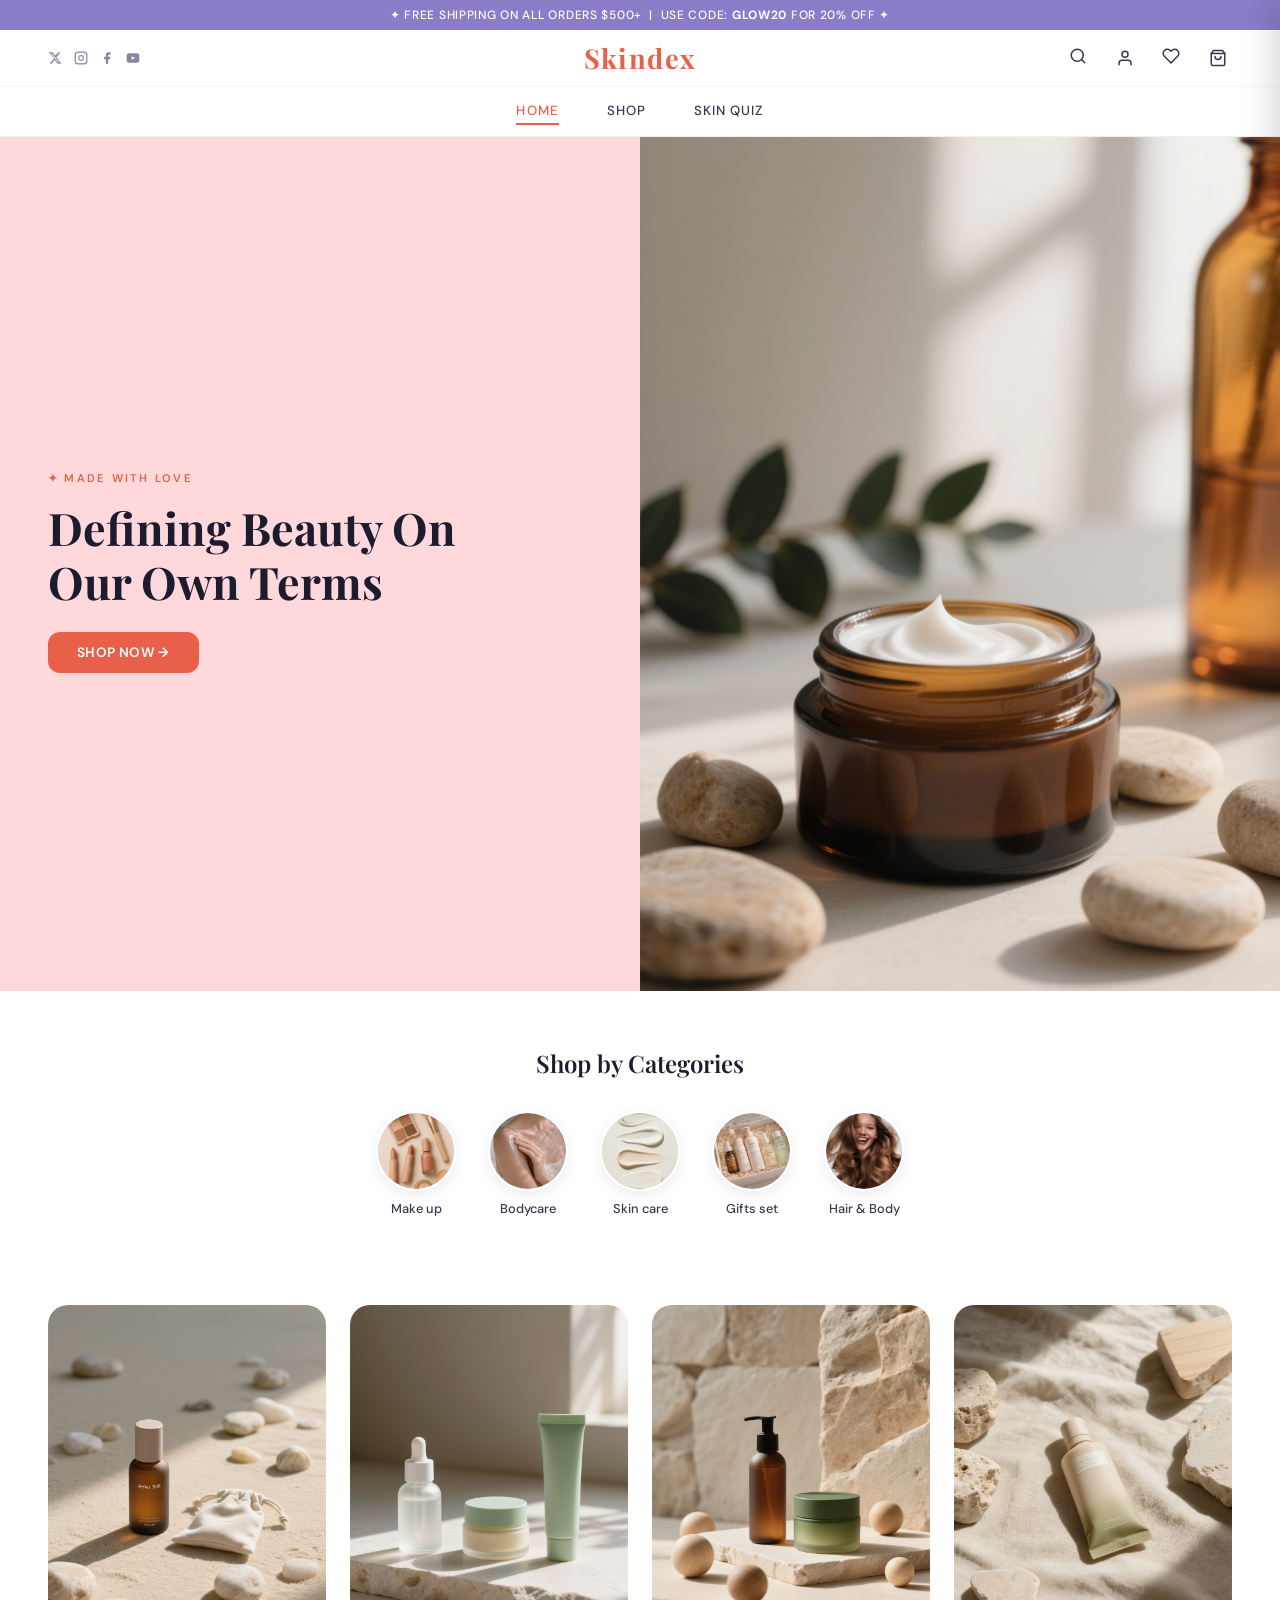
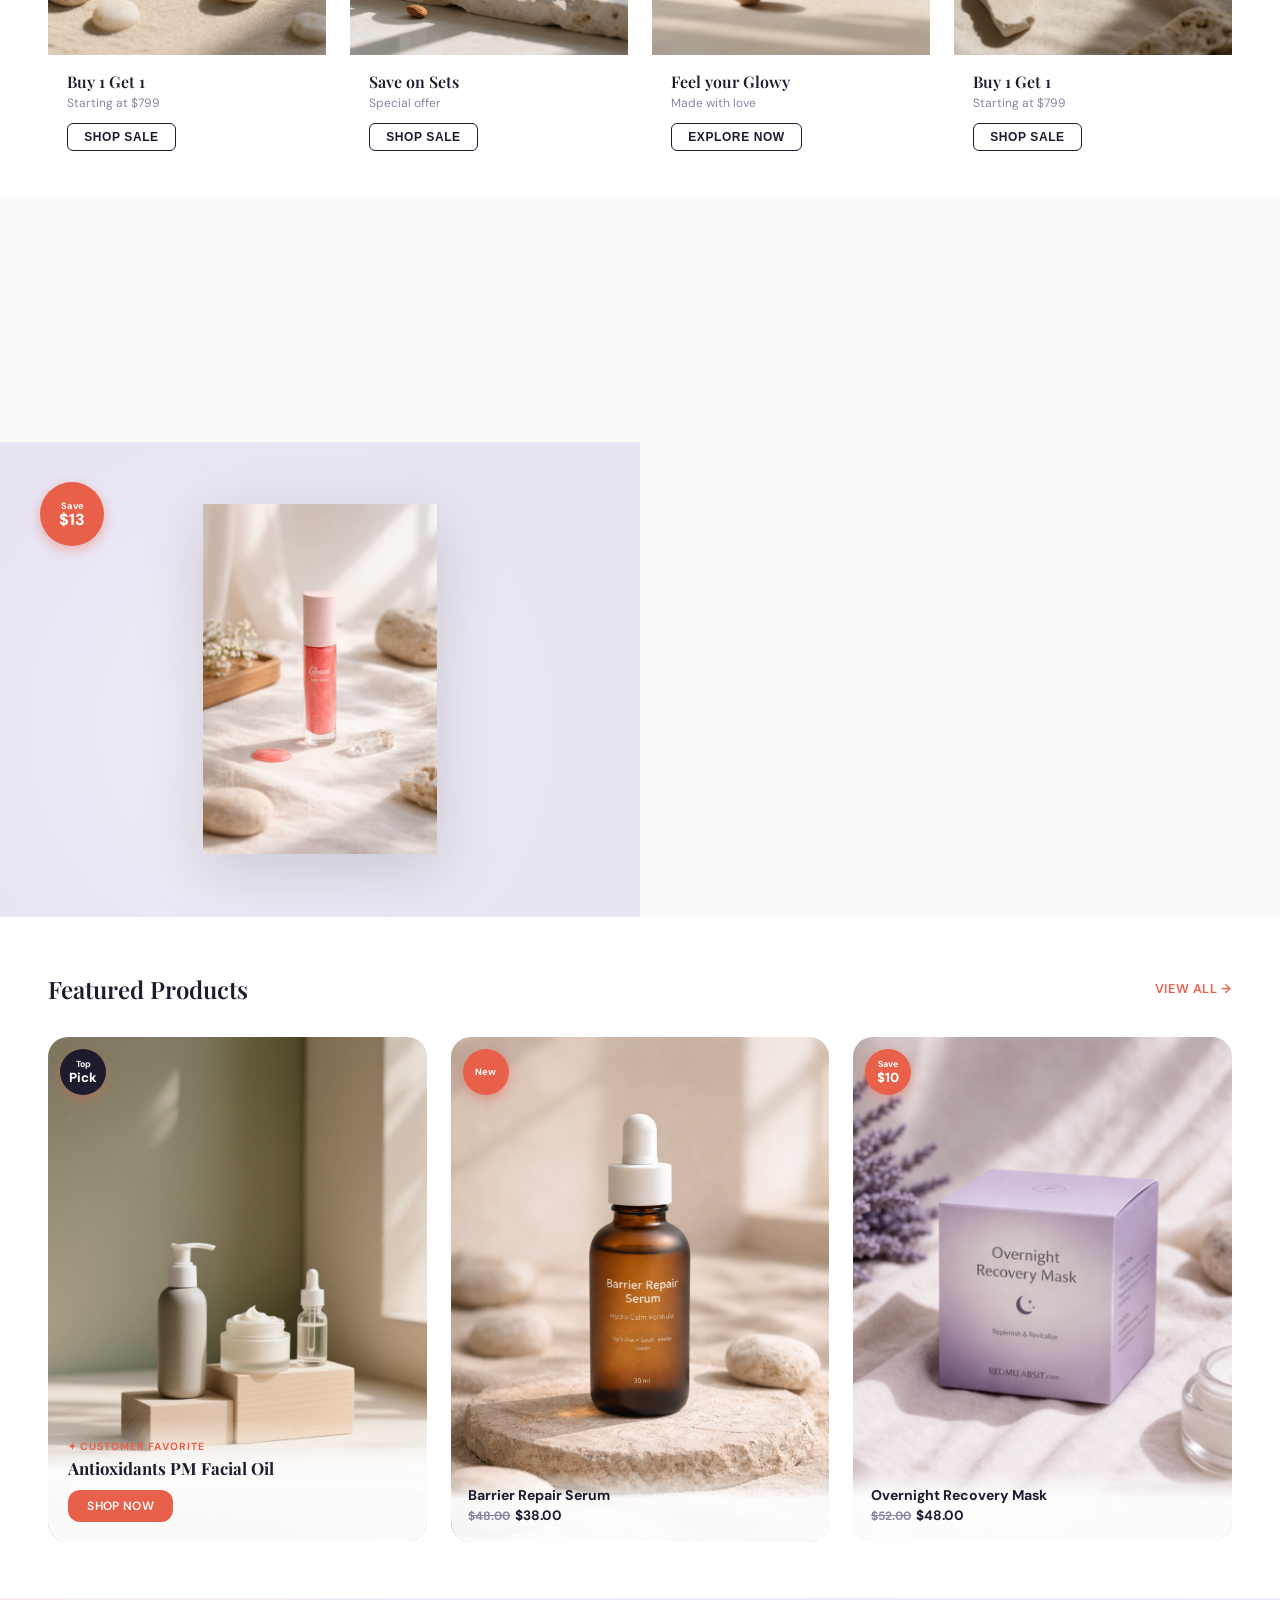
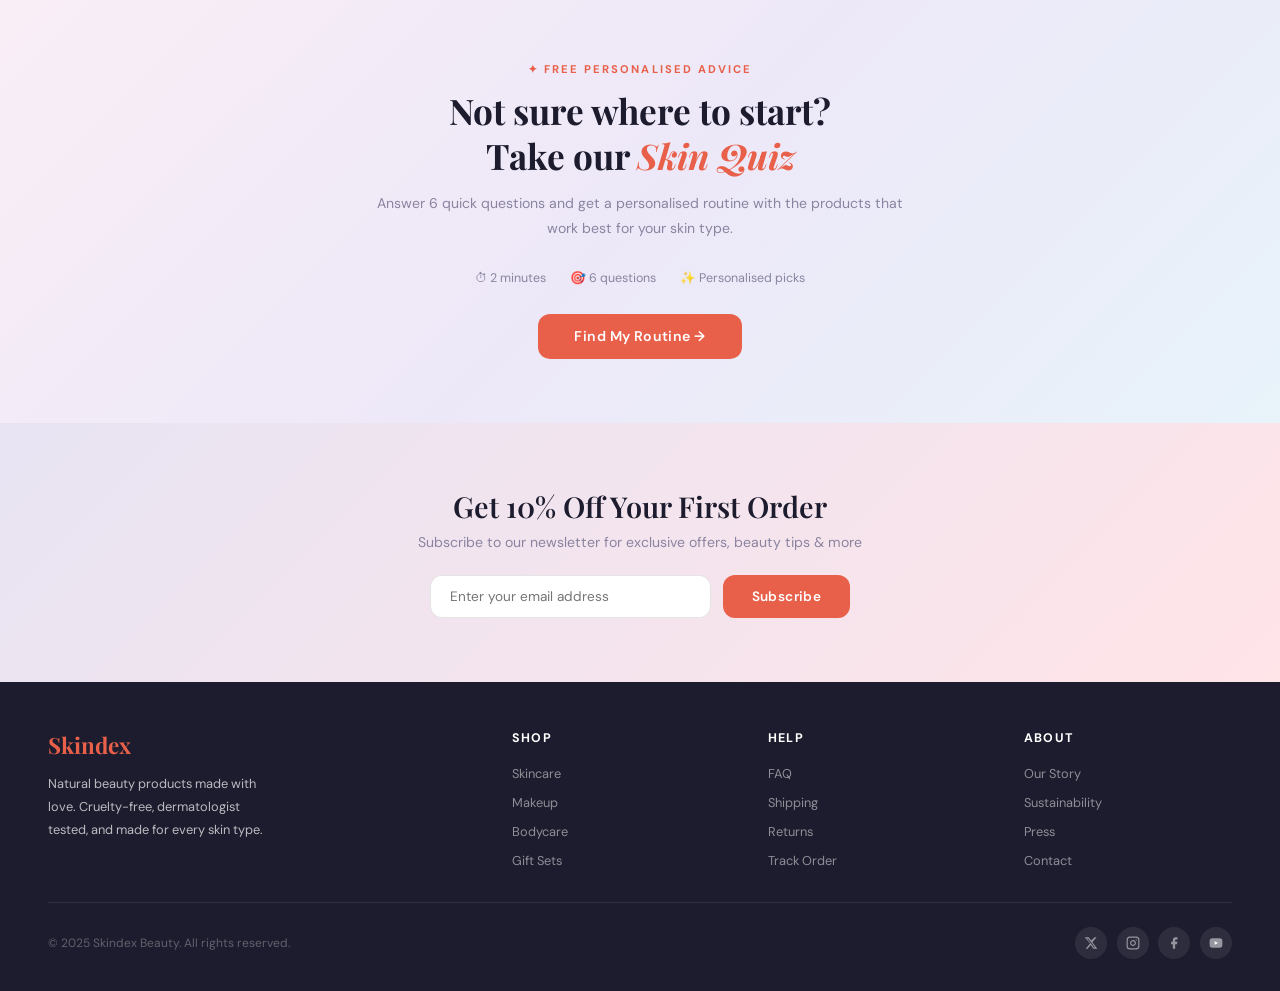
<file: index.html>
<!DOCTYPE html>
<html lang="en">
<head>
<meta charset="UTF-8">
  <link rel="icon" type="image/svg+xml" href="[data-uri]">
  <link rel="shortcut icon" href="[data-uri]">
<meta name="viewport" content="width=device-width, initial-scale=1.0">
<title>Skindex — Beauty & Skincare</title>
<link rel="stylesheet" href="https://cdnjs.cloudflare.com/ajax/libs/font-awesome/6.5.0/css/all.min.css">
<link rel="stylesheet" href="https://fonts.googleapis.com/css2?family=Playfair+Display:ital,wght@0,400;0,600;0,700;1,400;1,600&family=DM+Sans:wght@300;400;500;600&display=swap">
<link rel="stylesheet" href="shared.css">
<style>
/* ── HERO ── */
.hero{display:grid;grid-template-columns:1fr 1fr;min-height:380px;background:#FFD8DC}
.hero-content{padding:4rem 3rem 3rem;display:flex;flex-direction:column;justify-content:center}
.hero-tag{font-size:.7rem;font-weight:600;letter-spacing:.2em;text-transform:uppercase;color:var(--coral);margin-bottom:1rem}
.hero-title{font-family:'Playfair Display',serif;font-size:clamp(2rem,3.5vw,3rem);line-height:1.2;color:var(--dark);margin-bottom:1.5rem;font-weight:700}
.hero-image{background:linear-gradient(135deg,#FFD6DC 0%,#FBBCC8 100%);display:flex;align-items:center;justify-content:center;font-size:8rem;position:relative;overflow:hidden}
.product-circles{display:flex;flex-wrap:wrap;justify-content:center;align-items:center;height:100%;gap:1rem;padding:2rem;width:100%}
.pcircle{width:90px;height:90px;border-radius:50%;display:flex;align-items:center;justify-content:center;font-size:2.5rem;box-shadow:0 8px 24px rgba(0,0,0,.12)}
.pc1{background:linear-gradient(135deg,#B0C4E8,#8FA8D8)}
.pc2{background:linear-gradient(135deg,#F8D0D8,#F0B0BC);width:110px;height:110px}
.pc3{background:linear-gradient(135deg,#C8E0C8,#A8C8A8)}
.pc4{background:linear-gradient(135deg,#F8E0C0,#F0C8A0)}
.pc5{background:linear-gradient(135deg,#E0C8F0,#C8A8E0);width:80px;height:80px}

/* ── CATEGORIES ── */
.categories{padding:3.5rem 3rem;background:white;text-align:center}
.section-title{font-family:'Playfair Display',serif;font-size:1.5rem;font-weight:600;color:var(--dark);margin-bottom:2rem}
.cat-grid{display:flex;gap:2rem;justify-content:center;flex-wrap:wrap}
.cat-item{display:flex;flex-direction:column;align-items:center;gap:.6rem;cursor:pointer;transition:transform .2s;text-decoration:none}
.cat-item:hover{transform:translateY(-3px)}
.cat-circle{width:80px;height:80px;border-radius:50%;position:relative;display:flex;align-items:center;justify-content:center;font-size:2rem;border:2px solid white;box-shadow:0 4px 15px rgba(0,0,0,.08)}
.cat-badge{position:absolute;bottom:2px;right:2px;width:22px;height:22px;background:var(--dark);color:white;border-radius:50%;font-size:.6rem;font-weight:700;display:flex;align-items:center;justify-content:center;border:2px solid white}
.cat-c1{background:linear-gradient(135deg,#F9D4DC,#F4B0BE)}
.cat-c2{background:linear-gradient(135deg,#D4E4F8,#B8CFF0)}
.cat-c3{background:linear-gradient(135deg,#D4ECD4,#B8D8B8)}
.cat-c4{background:linear-gradient(135deg,#F8E8D4,#F0D4B8)}
.cat-c5{background:linear-gradient(135deg,#E8D4F8,#D8B8F0)}
.cat-label{font-size:.8rem;font-weight:500;color:var(--text)}

/* ── PROMO BANNERS ── */
.promos{display:grid;grid-template-columns:4fr 4fr 4fr 4fr;gap:1.5rem;padding:2rem 3rem;background:white}
.promo-card{border-radius:var(--r-lg);overflow:hidden;cursor:pointer;transition:transform .25s}
.promo-card:hover{transform:translateY(-4px)}
.promo-bg{height:350px; display:flex;align-items:flex-end;justify-content:center;position:relative;padding:1.5rem}
.pb1{background:linear-gradient(160deg,#D8D0F0 0%,#C8B8E8 100%)}
.pb2{background:linear-gradient(160deg,#E8E8E8 0%,#D8D8D0 100%)}
.pb3{background:linear-gradient(160deg,#FFD8DC 0%,#FFBCC4 100%)}
.pb4{background:linear-gradient(160deg,#FFD8DC 0%,#FFBCC4 100%)}
.promo-emoji{font-size:5rem;position:absolute;top:50%;left:50%;transform:translate(-50%,-55%);filter:drop-shadow(0 8px 16px rgba(0,0,0,.15))}
.promo-info{background:white;padding:1rem 1.2rem}
.promo-title{font-family:'Playfair Display',serif;font-size:1rem;font-weight:600;color:var(--dark);margin-bottom:.2rem}
.promo-sub{font-size:.75rem;color:var(--muted);margin-bottom:.7rem}

/* ── TRUST ── */
.trust{display:grid;grid-template-columns:repeat(4,1fr);gap:1rem;padding:2.5rem 3rem;background:var(--cream)}
.trust-item{text-align:center;padding:1.5rem 1rem}
.trust-icon{font-size:2rem;margin-bottom:.75rem;display:block}
.trust-title{font-size:.85rem;font-weight:600;color:var(--coral);margin-bottom:.3rem}
.trust-desc{font-size:.75rem;color:var(--muted);line-height:1.6}

/* ── DEAL OF THE DAY ── */
.deal{display:grid;grid-template-columns:1fr 1fr;min-height:320px}
.deal-visual{background:var(--lavender);display:flex;align-items:center;justify-content:center;position:relative;overflow:hidden;padding:3rem}
.deal-visual::before{content:'';position:absolute;inset:0;background:radial-gradient(circle at 40% 60%,rgba(255,255,255,.4) 0%,transparent 65%)}
.deal-product{font-size:9rem;filter:drop-shadow(0 16px 32px rgba(0,0,0,.15));position:relative;z-index:1;animation:dealFloat 3s ease-in-out infinite}
@keyframes dealFloat{0%,100%{transform:translateY(0)}50%{transform:translateY(-12px)}}
.save-badge{position:absolute;top:2.5rem;left:2.5rem;background:var(--coral);color:white;border-radius:50%;width:64px;height:64px;display:flex;flex-direction:column;align-items:center;justify-content:center;font-size:.65rem;font-weight:700;z-index:2;box-shadow:0 4px 12px rgba(232,96,74,.4)}
.save-badge .amount{font-size:1rem;font-weight:800;line-height:1}
.deal-content{background:var(--warm);padding:4rem 3rem;display:flex;flex-direction:column;justify-content:center}
.deal-tag{font-size:.68rem;font-weight:700;letter-spacing:.2em;text-transform:uppercase;color:var(--coral);margin-bottom:.75rem}
.deal-title{font-family:'Playfair Display',serif;font-size:clamp(1.6rem,2.5vw,2.2rem);font-weight:600;color:var(--dark);margin-bottom:1.2rem;line-height:1.25}
.countdown{display:flex;align-items:center;gap:.5rem;margin-bottom:1.5rem}
.cd-block{text-align:center;background:white;border-radius:var(--r);padding:.5rem .75rem;min-width:52px;box-shadow:0 2px 8px rgba(0,0,0,.06)}
.cd-num{font-family:'Playfair Display',serif;font-size:1.4rem;font-weight:700;color:var(--dark);line-height:1}
.cd-label{font-size:.55rem;color:var(--muted);font-weight:600;letter-spacing:.08em;text-transform:uppercase;margin-top:.2rem}
.cd-sep{font-size:1.4rem;font-weight:700;color:var(--muted);line-height:1.2}
.deal-price{font-size:1.1rem;font-weight:600;color:var(--dark);margin-bottom:.3rem}
.deal-price s{color:var(--muted);font-weight:400;font-size:.9rem}
.deal-tagline{font-size:.72rem;color:var(--muted);letter-spacing:.1em;text-transform:uppercase;margin-top:1rem;line-height:1.8}

/* ── FEATURED ── */
.featured{padding:3.5rem 3rem;background:white}
.product-img{height:200px;display:flex;align-items:center;justify-content:center;position:relative;overflow:hidden}
.feat-header{display:flex;align-items:center;justify-content:space-between;margin-bottom:2rem}
.feat-link{font-size:.8rem;font-weight:600;color:var(--coral);text-decoration:none;letter-spacing:.05em;text-transform:uppercase}
.feat-grid{display:grid;grid-template-columns:1fr 1fr 1fr;gap:1.5rem;align-items:stretch}
.feat-hero-card{
  border-radius:var(--r-lg);overflow:hidden;
  cursor:pointer;transition:transform .25s,box-shadow .25s;
  position:relative;background:var(--light);
}
.feat-hero-card:hover{transform:translateY(-4px);box-shadow:0 16px 40px rgba(0,0,0,.12)}
.feat-hero-content{
  position:absolute;bottom:0;left:0;right:0;z-index:2;
  padding:1.25rem;
  background:linear-gradient(to top,rgba(255,255,255,.95) 60%,transparent 100%);
}
.feat-hero-emoji{display:none}
.feat-hero-badge{font-size:.65rem;font-weight:700;color:var(--coral);letter-spacing:.1em;text-transform:uppercase;margin-bottom:.3rem}
.feat-hero-title{font-family:'Playfair Display',serif;font-size:1.05rem;font-weight:700;color:var(--dark);margin-bottom:.6rem;line-height:1.3}
.feat-hero-img{width:100%;aspect-ratio:3/4;overflow:hidden}
.feat-hero-img img{width:100%;height:100%;object-fit:cover;display:block;transition:transform .4s}
.feat-hero-card:hover .feat-hero-img img{transform:scale(1.04)}

/* portrait card สำหรับ card กลาง + ขวา */
.feat-prod-card{
  border-radius:var(--r-lg);overflow:hidden;
  cursor:pointer;transition:transform .25s,box-shadow .25s;
  position:relative;background:var(--light);
}
.feat-prod-card:hover{transform:translateY(-4px);box-shadow:0 16px 40px rgba(0,0,0,.12)}
.feat-prod-img{width:100%;aspect-ratio:3/4;overflow:hidden}
.feat-prod-img img{width:100%;height:100%;object-fit:cover;display:block;transition:transform .4s}
.feat-prod-card:hover .feat-prod-img img{transform:scale(1.04)}
.feat-prod-info{
  position:absolute;bottom:0;left:0;right:0;
  padding:1rem 1.1rem 1.1rem;
  background:linear-gradient(to top,rgba(255,255,255,.95) 60%,transparent 100%);
}
.feat-prod-name{font-size:.88rem;font-weight:700;color:var(--dark);margin-bottom:.2rem}
.feat-prod-price .was{font-size:.75rem;color:var(--muted);text-decoration:line-through;margin-right:.3rem}
.feat-prod-price{font-size:.85rem;font-weight:700;color:var(--dark)}
.feat-save-badge{
  position:absolute;top:.75rem;left:.75rem;z-index:3;
  background:var(--coral);color:white;border-radius:50%;
  width:46px;height:46px;display:flex;flex-direction:column;
  align-items:center;justify-content:center;
  font-size:.58rem;font-weight:700;line-height:1.3;
  box-shadow:0 4px 12px rgba(232,96,74,.4);
}
.feat-save-badge .amt{font-size:.82rem;font-weight:800;line-height:1}
.feat-products{display:flex;flex-direction:column}

/* ── NEWSLETTER ── */
.newsletter{padding:4rem 3rem;background:linear-gradient(135deg,var(--lavender) 0%,var(--pink) 100%);text-align:center}
.newsletter h2{font-family:'Playfair Display',serif;font-size:1.8rem;font-weight:600;color:var(--dark);margin-bottom:.5rem}
.newsletter p{font-size:.88rem;color:var(--muted);margin-bottom:1.5rem}
.newsletter-form{display:flex;gap:.75rem;justify-content:center;max-width:420px;margin:0 auto}
.newsletter-form input{flex:1;padding:.75rem 1.2rem;border:1.5px solid rgba(0,0,0,.1);border-radius:var(--r);font-family:'DM Sans',sans-serif;font-size:.85rem;background:white;color:var(--dark);outline:none}
.newsletter-form input:focus{border-color:var(--coral)}

@media(max-width:900px){
  .hero{grid-template-columns:1fr}
  .hero-content{padding:3rem 1.5rem 2rem}
  .hero-image{display:none}
  .promos{grid-template-columns:1fr;padding:1.5rem}
  .trust{grid-template-columns:1fr 1fr;padding:2rem 1.5rem}
  .deal{grid-template-columns:1fr}
  .deal-visual{display:none}
  .deal-content{padding:3rem 1.5rem}
  .feat-grid{grid-template-columns:1fr}
  .featured{padding:3rem 1.5rem}
  .categories{padding:2.5rem 1.5rem}
  .newsletter{padding:3rem 1.5rem}
  .newsletter-form{flex-direction:column}
  .promos{padding:1.5rem}

  
}
</style>
</head>
<body>
<!-- nav injected by nav.js -->

<!-- HERO -->
<section class="hero">
  <div class="hero-content reveal">
    <div class="hero-tag">✦ Made with love</div>
    <h1 class="hero-title">Defining Beauty On<br>Our Own Terms</h1>
    <button class="btn-coral" onclick="window.location='shop.html'">SHOP NOW →</button>
  </div>
  <div class="hero-image" style="padding:0;overflow:hidden">
    <img src="./photo/Minimalist Cream Jar.png"
      alt="Skindex skincare collection"
      style="width:100%;height:100%;object-fit:cover;object-position:center">
  </div>
</section>

<!-- CATEGORIES -->
<section class="categories">
  <h2 class="section-title">Shop by Categories</h2>
  <div class="cat-grid">
    <a class="cat-item reveal d1" href="shop.html?cat=Makeup">
      <div class="cat-circle cat-c1" style="overflow:hidden"><img src="./photo/Makeup Must-Haves Aesthetic.jpg" style="width:100%;height:100%;object-fit:cover;border-radius:50%"></div>
      <span class="cat-label">Make up</span>
    </a>
    <a class="cat-item reveal d2" href="shop.html?cat=Bodycare">
      <div class="cat-circle cat-c2" style="overflow:hidden"><img src="./photo/bodyskin.png" style="width:100%;height:100%;object-fit:cover;border-radius:50%"></div>
      <span class="cat-label">Bodycare</span>
    </a>
    <a class="cat-item reveal d2" href="shop.html?cat=Skincare">
      <div class="cat-circle cat-c3" style="overflow:hidden"><img src="./photo/Skincare tips.jpg" style="width:100%;height:100%;object-fit:cover;border-radius:50%"></div>
      <span class="cat-label">Skin care</span>
    </a>
    <a class="cat-item reveal d3" href="shop.html?cat=Gift">
      <div class="cat-circle cat-c4" style="overflow:hidden"><img src="./photo/set.png" style="width:100%;height:100%;object-fit:cover;border-radius:50%"></div>
      <span class="cat-label">Gifts set</span>
    </a>
    <a class="cat-item reveal d3" href="shop.html?cat=Hair">
      <div class="cat-circle cat-c5" style="overflow:hidden"><img src="./photo/hair.jpg" style="width:100%;height:100%;object-fit:cover;border-radius:50%"></div>
      <span class="cat-label">Hair &amp; Body</span>
    </a>
  </div>
</section>

<!-- PROMO BANNERS -->
<div class="promos">
  <div class="promo-card reveal d1">
    <div class="promo-bg pb1" style="padding:0;overflow:hidden">
      <img src="./photo/Minimalist Sand Scene.png" alt="Promo 1" style="width:100%;height:100%;object-fit:cover;object-position:center">
    </div>
    <div class="promo-info">
      <div class="promo-title">Buy 1 Get 1</div>
      <div class="promo-sub">Starting at $799</div>
      <button class="btn-outline" onclick="window.location='shop.html'">SHOP SALE</button>
    </div>
  </div>
  <div class="promo-card reveal d2">
    <div class="promo-bg pb2" style="padding:0;overflow:hidden">
      <img src="./photo/Skincare Product Display.png " alt="Promo 2" style="width:100%;height:100%;object-fit:cover;object-position:center">
    </div>
    <div class="promo-info">
      <div class="promo-title">Save on Sets</div>
      <div class="promo-sub">Special offer</div>
      <button class="btn-outline" onclick="window.location='shop.html'">SHOP SALE</button>
    </div>
  </div>
  <div class="promo-card reveal d3">
    <div class="promo-bg pb3" style="padding:0;overflow:hidden">
      <img src="./photo/Minimalist Skincare Display (1).png" alt="Promo 3" style="width:100%;height:100%;object-fit:cover;object-position:center">
    </div>
    <div class="promo-info">
      <div class="promo-title">Feel your Glowy</div>
      <div class="promo-sub">Made with love</div>
      <button class="btn-outline" onclick="window.location='shop.html'">EXPLORE NOW</button>
    </div>
  </div>
  <div class="promo-card reveal d4">
    <div class="promo-bg pb1" style="padding:0;overflow:hidden">
      <img src="./photo/Minimalist Cosmetic Display (1).png" alt="Promo 1" style="width:100%;height:100%;object-fit:cover;object-position:center">
    </div>
    <div class="promo-info">
      <div class="promo-title">Buy 1 Get 1</div>
      <div class="promo-sub">Starting at $799</div>
      <button class="btn-outline" onclick="window.location='shop.html'">SHOP SALE</button>
    </div>
  </div>
</div>

<!-- TRUST -->
<div class="trust">
  <div class="trust-item reveal d1">
    <span class="trust-icon"><i class="fa-solid fa-shield-heart" style="color: rgb(232, 96, 74);"></i></span>
    <div class="trust-title">Safety First</div>
    <div class="trust-desc">100% Clean, Non-Irritating,<br>Derm Tested</div>
  </div>
  <div class="trust-item reveal d2">
    <span class="trust-icon"><i class="fa-solid fa-truck-fast" style="color: rgb(232, 96, 74);"></i></span>
    <div class="trust-title">Free Shipping</div>
    <div class="trust-desc">Free shipping on <br>all orders $500+</div>
  </div>
  <div class="trust-item reveal d2">
    <span class="trust-icon"><i class="fa-solid fa-paw" style="color: rgb(232, 96, 74);"></i></span>
    <div class="trust-title">No Animal Testing</div>
    <div class="trust-desc">Tested on human volunteers,<br>not animals.</div>
  </div>
  <div class="trust-item reveal d3">
    <span class="trust-icon"><i class="fa-brands fa-pagelines" style="color: rgb(232, 96, 74);"></i></i></span>
    <div class="trust-title">Organic</div>
    <div class="trust-desc">Natural &amp; organic beauty<br>products</div>
  </div>
</div>

<!-- DEAL OF THE DAY -->
<section class="deal">
  <div class="deal-visual">
    <div class="save-badge"><span style="font-size:.58rem">Save</span><span class="amount">$13</span></div>
    <img src="./photo/lip.png"
      alt="Deal of the day"
      style="max-height:350px;object-fit:contain;filter:drop-shadow(0 16px 32px rgba(0,0,0,.15));animation:dealFloat 3s ease-in-out infinite;position:relative;z-index:1 ">
  </div>
  <div class="deal-content reveal">
    <div class="deal-tag">✦ Deal of the Day</div>
    <h2 class="deal-title">Get Glossed<br>Lipp Gloss</h2>
    <div class="countdown">
      <div class="cd-block"><div class="cd-num" id="cd-h">01</div><div class="cd-label">Hrs</div></div>
      <div class="cd-sep">:</div>
      <div class="cd-block"><div class="cd-num" id="cd-m">12</div><div class="cd-label">Min</div></div>
      <div class="cd-sep">:</div>
      <div class="cd-block"><div class="cd-num" id="cd-s">37</div><div class="cd-label">Sec</div></div>
    </div>
    <div class="deal-price"><s>$42.00</s> &nbsp;<span style="color:var(--coral);font-size:1.2rem">$29.00</span></div>
    <button class="btn-coral" style="margin-top:1rem" onclick="Cart.add(0,'30 ml');showAddedFeedback(this)">GET ONLY $29.00</button>
    <div class="deal-tagline">No cakiness. No harsh lines. Just beautiful,<br>sun-kissed skin. Lucky you.</div>
  </div>
</section>

<!-- FEATURED PRODUCTS -->
<section class="featured">
  <div class="feat-header">
    <h2 class="section-title" style="margin:0">Featured Products</h2>
    <a href="shop.html" class="feat-link">View All →</a>
  </div>
  <div class="feat-grid">
    <div class="feat-hero-card reveal d1" onclick="window.location='shop.html'">
      <div class="feat-save-badge" style="background:#1C1C2E"><span style="font-size:.55rem">Top</span><span class="amt">Pick</span></div>
      <div class="feat-hero-img">
        <img src="./photo/Minimalist Skincare Display.png" alt="Customer Favorite">
      </div>
      <div class="feat-hero-content">
        <div class="feat-hero-badge">✦ Customer Favorite</div>
        <div class="feat-hero-title">Antioxidants PM Facial Oil</div>
        <button class="btn-coral" style="width:fit-content;font-size:.75rem;padding:.5rem 1.2rem"
          onclick="event.stopPropagation();window.location='shop.html'">SHOP NOW</button>
      </div>
    </div>
    <div class="feat-products">
      <div class="feat-prod-card reveal d2" onclick="window.location='product.html?id=1'">
        <div class="feat-save-badge"><span>New</span></div>
        <div class="feat-prod-img">
          <img src="./photo/Barrier Repair Serum.png" alt="Barrier Repair Serum">
        </div>
        <div class="feat-prod-info">
          <div class="feat-prod-name">Barrier Repair Serum</div>
          <div class="feat-prod-price"><span class="was">$48.00</span>$38.00</div>
        </div>
      </div>
    </div>
    <div class="feat-products">
      <div class="feat-prod-card reveal d3" onclick="window.location='product.html?id=8'">
        <div class="feat-save-badge"><span style="font-size:.55rem">Save</span><span class="amt">$10</span></div>
        <div class="feat-prod-img">
          <img src="./photo/mask night.png " alt="Overnight Recovery Mask">
        </div>
        <div class="feat-prod-info">
          <div class="feat-prod-name">Overnight Recovery Mask</div>
          <div class="feat-prod-price"><span class="was">$52.00</span>$48.00</div>
        </div>
      </div>
    </div>
  </div>
</section>


<!-- SKIN QUIZ BANNER -->
<section style="
  background:linear-gradient(135deg,#F9EEF6 0%,#EDE8F8 50%,#E8F3FA 100%);
  padding:4rem 3rem;text-align:center;
">
  <div style="max-width:560px;margin:0 auto">
    <div style="font-size:.7rem;font-weight:700;letter-spacing:.18em;text-transform:uppercase;color:var(--coral);margin-bottom:.75rem">✦ Free personalised advice</div>
    <h2 style="font-family:'Playfair Display',serif;font-size:clamp(1.6rem,3vw,2.2rem);color:var(--dark);margin-bottom:.75rem;line-height:1.3">Not sure where to start?<br>Take our <em style="color:var(--coral)">Skin Quiz</em></h2>
    <p style="font-size:.88rem;color:var(--muted);margin-bottom:1.75rem;line-height:1.8">Answer 6 quick questions and get a personalised routine with the products that work best for your skin type.</p>
    <div style="display:flex;align-items:center;justify-content:center;gap:1.5rem;flex-wrap:wrap;margin-bottom:1.75rem">
      <span style="font-size:.78rem;color:var(--muted);display:flex;align-items:center;gap:.3rem">⏱ 2 minutes</span>
      <span style="font-size:.78rem;color:var(--muted);display:flex;align-items:center;gap:.3rem">🎯 6 questions</span>
      <span style="font-size:.78rem;color:var(--muted);display:flex;align-items:center;gap:.3rem">✨ Personalised picks</span>
    </div>
    <button class="btn-coral" onclick="window.location='quiz.html'" style="font-size:.88rem;padding:.85rem 2.25rem">
      Find My Routine →
    </button>
  </div>
</section>

<!-- NEWSLETTER -->
<section class="newsletter">
  <h2>Get 10% Off Your First Order</h2>
  <p>Subscribe to our newsletter for exclusive offers, beauty tips &amp; more</p>
  <div class="newsletter-form">
    <input type="email" placeholder="Enter your email address">
    <button class="btn-coral" onclick="handleNewsletter(this)">Subscribe</button>
  </div>
</section>

<!-- footer injected by nav.js -->

<script src="store.js"></script>
<script>
  window.SKINDEX_PAGE = 'home';
</script>
<script src="nav.js"></script>
<script>
  // Countdown timer
  const end = Date.now() + (1*3600+12*60+37)*1000;
  function tick(){
    const rem = Math.max(0, end - Date.now());
    document.getElementById('cd-h').textContent = String(Math.floor(rem/3600000)).padStart(2,'0');
    document.getElementById('cd-m').textContent = String(Math.floor((rem%3600000)/60000)).padStart(2,'0');
    document.getElementById('cd-s').textContent = String(Math.floor((rem%60000)/1000)).padStart(2,'0');
  }
  setInterval(tick, 1000); tick();

  function handleNewsletter(btn){
    const input = btn.previousElementSibling;
    if(!input.value.includes('@')){ input.style.borderColor='var(--coral)'; return; }
    btn.textContent = '✓ Subscribed!';
    btn.style.background = '#4CAF90';
    input.value = '';
  }
</script>
</body>
</html>
</file>
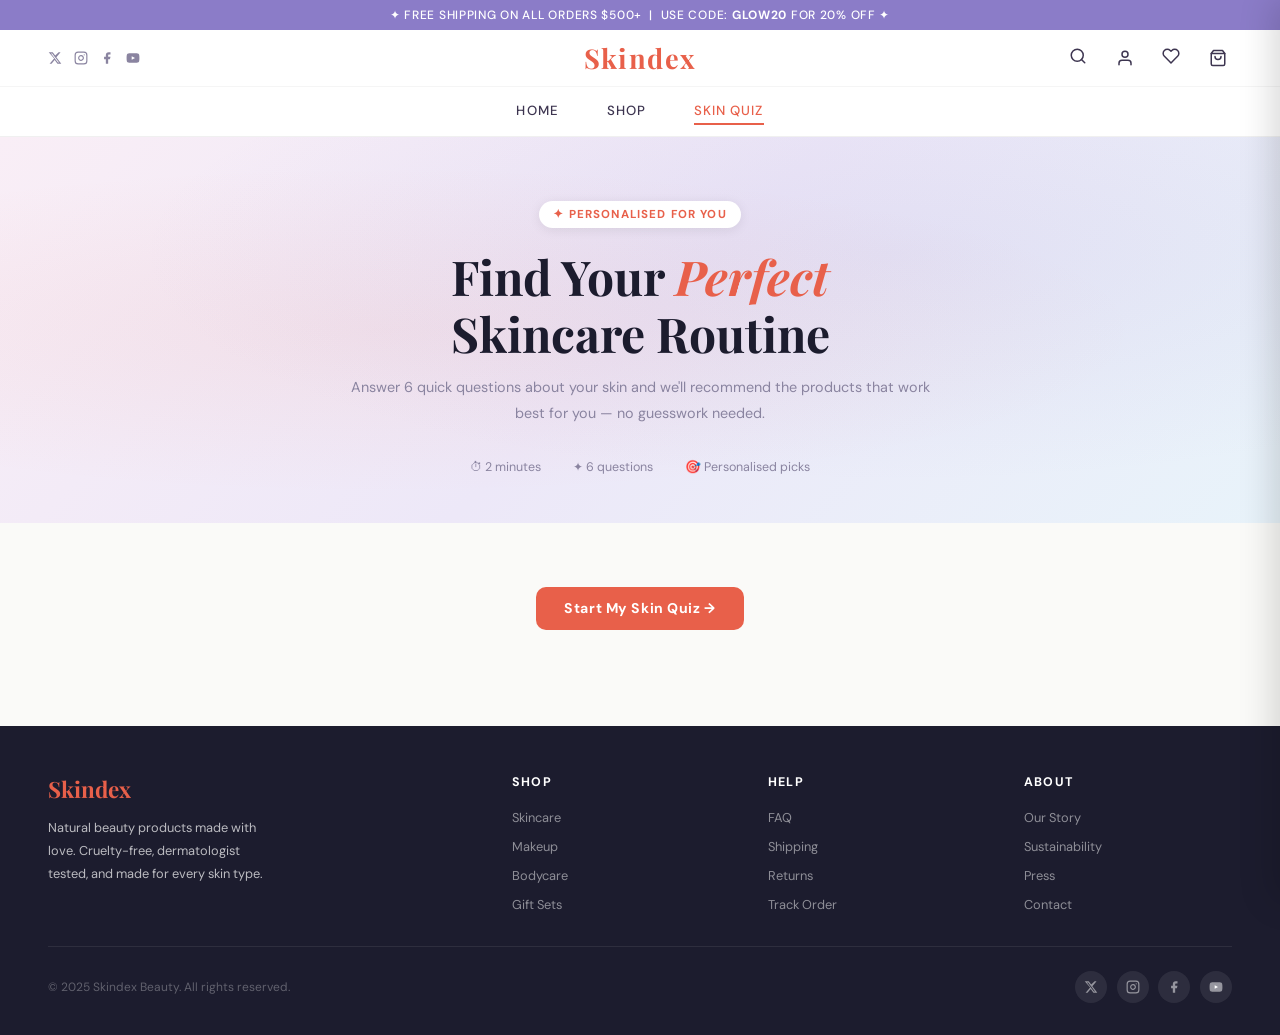
<file: quiz.html>
<!DOCTYPE html>
<html lang="en">
<head>
<meta charset="UTF-8">
<meta name="viewport" content="width=device-width, initial-scale=1.0">
<title>Skin Quiz - Skindex</title>
<link rel="icon" type="image/svg+xml" href="[data-uri]">
<link rel="stylesheet" href="https://fonts.googleapis.com/css2?family=Playfair+Display:ital,wght@0,400;0,600;0,700;1,400;1,600&family=DM+Sans:wght@300;400;500;600&display=swap">
<link rel="stylesheet" href="https://fonts.googleapis.com/css2?family=Playfair+Display:ital,wght@0,400;0,600;0,700;1,400&family=DM+Sans:wght@300;400;500;600&display=swap">
<link rel="stylesheet" href="shared.css">
<style>
/* ── QUIZ SHELL ── */
.quiz-hero{
  background:linear-gradient(135deg,#F9EEF6 0%,#EDE8F8 50%,#E8F3FA 100%);
  text-align:center;padding:4rem 2rem 3rem;
  position:relative;overflow:hidden;
}
.quiz-hero::before{
  content:'';position:absolute;inset:0;
  background:radial-gradient(ellipse at 30% 50%,rgba(232,96,74,.08) 0%,transparent 60%),
             radial-gradient(ellipse at 70% 30%,rgba(139,124,200,.1) 0%,transparent 60%);
}
.quiz-hero-inner{position:relative;z-index:1;max-width:600px;margin:0 auto}
.quiz-tag{
  display:inline-flex;align-items:center;gap:.4rem;
  background:white;border-radius:20px;padding:.35rem .9rem;
  font-size:.72rem;font-weight:700;letter-spacing:.1em;text-transform:uppercase;
  color:var(--coral);box-shadow:0 2px 12px rgba(0,0,0,.08);margin-bottom:1.25rem;
}
.quiz-hero h1{
  font-family:'Playfair Display',serif;
  font-size:clamp(2rem,4vw,3rem);font-weight:700;
  color:var(--dark);line-height:1.2;margin-bottom:.75rem;
}
.quiz-hero h1 em{font-style:italic;color:var(--coral)}
.quiz-hero p{font-size:.9rem;color:var(--muted);line-height:1.8;margin-bottom:2rem}
.quiz-meta{display:flex;align-items:center;justify-content:center;gap:2rem;flex-wrap:wrap}
.quiz-meta-item{display:flex;align-items:center;gap:.4rem;font-size:.78rem;color:var(--muted)}

/* ── PROGRESS ── */
.progress-wrap{max-width:600px;margin:0 auto;padding:2rem 1.5rem 0}
.progress-bar-track{
  height:6px;background:#EDE8F5;border-radius:3px;
  overflow:hidden;margin-bottom:.6rem;
}
.progress-bar-fill{
  height:100%;background:linear-gradient(90deg,var(--coral),#C44835);
  border-radius:3px;transition:width .5s cubic-bezier(.4,0,.2,1);
}
.progress-labels{display:flex;justify-content:space-between;font-size:.72rem;color:var(--muted)}

/* ── QUESTION CARD ── */
.quiz-wrap{max-width:680px;margin:0 auto;padding:2rem 1.5rem 4rem}
.question-card{
  background:white;border-radius:24px;
  box-shadow:0 4px 32px rgba(139,124,200,.12);
  padding:2.5rem;
  animation:slideIn .4s cubic-bezier(.4,0,.2,1);
}
@keyframes slideIn{
  from{opacity:0;transform:translateY(20px)}
  to{opacity:1;transform:translateY(0)}
}
.q-step{font-size:.7rem;font-weight:700;letter-spacing:.15em;text-transform:uppercase;color:var(--coral);margin-bottom:.6rem}
.q-title{font-family:'Playfair Display',serif;font-size:1.5rem;font-weight:700;color:var(--dark);margin-bottom:.4rem;line-height:1.3}
.q-sub{font-size:.85rem;color:var(--muted);margin-bottom:2rem;line-height:1.6}
.q-multi-hint{font-size:.75rem;color:var(--lavender-deep);margin-bottom:1.25rem;font-style:italic}

/* ── OPTIONS ── */
.options-grid{display:grid;gap:.75rem}
.options-grid.cols-2{grid-template-columns:1fr 1fr}
.options-grid.cols-3{grid-template-columns:1fr 1fr 1fr}

.opt-card{
  border:2px solid #EDE8F5;border-radius:14px;
  padding:1.1rem 1.25rem;cursor:pointer;
  transition:all .2s cubic-bezier(.4,0,.2,1);
  display:flex;align-items:center;gap:.85rem;
  background:white;text-align:left;width:100%;
  font-family:'DM Sans',sans-serif;
}
.opt-card:hover{border-color:var(--coral);background:#FFF8F7;transform:translateY(-2px)}
.opt-card.selected{
  border-color:var(--coral);background:linear-gradient(135deg,#FFF5F3,#FFF0EE);
  box-shadow:0 4px 16px rgba(232,96,74,.15);
}
.opt-card.selected .opt-check{background:var(--coral);border-color:var(--coral)}
.opt-card.selected .opt-check::after{content:'✓';font-size:.65rem;color:white;font-weight:800}
.opt-emoji{font-size:1.75rem;flex-shrink:0;line-height:1}
.opt-text{display:flex;flex-direction:column}
.opt-label{font-size:.88rem;font-weight:600;color:var(--dark)}
.opt-desc{font-size:.75rem;color:var(--muted);margin-top:.1rem;line-height:1.4}
.opt-check{
  width:20px;height:20px;border-radius:50%;border:2px solid #DDD;
  display:flex;align-items:center;justify-content:center;
  flex-shrink:0;margin-left:auto;transition:all .2s;
}

/* ── NAV BUTTONS ── */
.quiz-nav{display:flex;align-items:center;justify-content:space-between;margin-top:2rem;gap:1rem}
.btn-prev{
  display:flex;align-items:center;gap:.4rem;
  background:none;border:1.5px solid #DDD;color:var(--muted);
  border-radius:10px;padding:.72rem 1.25rem;
  font-family:'DM Sans',sans-serif;font-size:.85rem;font-weight:500;
  cursor:pointer;transition:all .2s;
}
.btn-prev:hover{border-color:var(--dark);color:var(--dark)}
.btn-next{
  display:flex;align-items:center;gap:.5rem;
  background:var(--coral);color:white;border:none;
  border-radius:10px;padding:.78rem 1.75rem;flex:1;justify-content:center;
  font-family:'DM Sans',sans-serif;font-size:.88rem;font-weight:700;
  cursor:pointer;transition:all .25s;letter-spacing:.04em;
}
.btn-next:hover{background:#C44835;transform:translateY(-1px);box-shadow:0 6px 20px rgba(232,96,74,.3)}
.btn-next:disabled{opacity:.4;cursor:not-allowed;transform:none;box-shadow:none}

/* ── RESULTS ── */
.results-wrap{max-width:900px;margin:0 auto;padding:2rem 1.5rem 5rem;display:none}
.results-hero{
  text-align:center;padding:3rem 1rem 2.5rem;
  background:linear-gradient(135deg,#FFF5F3,#F0EEF8);
  border-radius:24px;margin-bottom:2.5rem;
}
.results-hero .icon{font-size:3.5rem;margin-bottom:1rem}
.results-hero h2{font-family:'Playfair Display',serif;font-size:1.8rem;color:var(--dark);margin-bottom:.5rem}
.results-hero p{font-size:.9rem;color:var(--muted);line-height:1.7;max-width:500px;margin:0 auto 1.5rem}
.skin-type-badge{
  display:inline-flex;align-items:center;gap:.5rem;
  background:white;border-radius:20px;padding:.5rem 1.25rem;
  font-size:.82rem;font-weight:700;color:var(--coral);
  box-shadow:0 2px 12px rgba(0,0,0,.08);
}

.results-section-title{
  font-family:'Playfair Display',serif;font-size:1.25rem;color:var(--dark);
  margin-bottom:1.25rem;display:flex;align-items:center;gap:.6rem;
}
.rec-grid{display:grid;grid-template-columns:repeat(3,1fr);gap:1.25rem;margin-bottom:2.5rem}

.rec-card{
  background:white;border-radius:18px;overflow:hidden;
  border:1px solid rgba(0,0,0,.06);
  transition:transform .25s,box-shadow .25s;cursor:pointer;
}
.rec-card:hover{transform:translateY(-5px);box-shadow:0 12px 32px rgba(0,0,0,.1)}
.rec-img{
  height:160px;display:flex;align-items:center;justify-content:center;font-size:4rem;
  position:relative;
}
.rec-badge{
  position:absolute;top:.6rem;left:.6rem;
  background:var(--coral);color:white;border-radius:6px;
  font-size:.6rem;font-weight:700;padding:.2rem .55rem;letter-spacing:.05em;text-transform:uppercase;
}
.rec-match{
  position:absolute;top:.6rem;right:.6rem;
  background:rgba(76,175,112,.9);color:white;border-radius:6px;
  font-size:.65rem;font-weight:700;padding:.2rem .55rem;
}
.rec-info{padding:.9rem 1rem}
.rec-name{font-size:.88rem;font-weight:700;color:var(--dark);margin-bottom:.2rem}
.rec-why{font-size:.72rem;color:var(--lavender-deep);margin-bottom:.5rem;line-height:1.4;font-style:italic}
.rec-price{font-size:.95rem;font-weight:700;color:var(--dark)}
.rec-was{font-size:.75rem;color:var(--muted);text-decoration:line-through;margin-left:.35rem}
.btn-add-rec{
  width:100%;margin-top:.65rem;padding:.5rem;
  background:var(--dark);color:white;border:none;border-radius:8px;
  font-size:.75rem;font-weight:600;cursor:pointer;transition:background .2s;
  letter-spacing:.04em;text-transform:uppercase;font-family:'DM Sans',sans-serif;
}
.btn-add-rec:hover{background:var(--coral)}

.routine-section{
  background:white;border-radius:20px;padding:2rem;
  border:1px solid rgba(0,0,0,.06);margin-bottom:2rem;
}
.routine-steps{display:flex;flex-direction:column;gap:.75rem;margin-top:1.25rem}
.routine-step{
  display:flex;align-items:center;gap:1rem;padding:.85rem 1rem;
  background:var(--light);border-radius:10px;
}
.step-num{
  width:28px;height:28px;border-radius:50%;
  background:var(--coral);color:white;font-size:.75rem;font-weight:800;
  display:flex;align-items:center;justify-content:center;flex-shrink:0;
}
.step-info{flex:1}
.step-time{font-size:.65rem;font-weight:700;letter-spacing:.1em;text-transform:uppercase;color:var(--muted)}
.step-name{font-size:.85rem;font-weight:600;color:var(--dark)}

.results-actions{display:flex;gap:.75rem;justify-content:center;margin-top:2rem;flex-wrap:wrap}
.btn-retake{
  background:none;border:1.5px solid var(--coral);color:var(--coral);
  border-radius:10px;padding:.75rem 1.75rem;font-family:'DM Sans',sans-serif;
  font-size:.85rem;font-weight:600;cursor:pointer;transition:all .2s;
}
.btn-retake:hover{background:var(--coral);color:white}
.btn-shop-all{
  background:var(--dark);color:white;border:none;
  border-radius:10px;padding:.78rem 1.75rem;font-family:'DM Sans',sans-serif;
  font-size:.85rem;font-weight:700;cursor:pointer;transition:background .2s;
}
.btn-shop-all:hover{background:var(--coral)}

/* tips box */
.tips-box{
  background:linear-gradient(135deg,#EDE8F8,#E8F3FA);
  border-radius:16px;padding:1.5rem;margin-bottom:2rem;
}
.tips-box h3{font-family:'Playfair Display',serif;font-size:1rem;color:var(--dark);margin-bottom:1rem}
.tips-list{display:flex;flex-direction:column;gap:.5rem}
.tip-item{display:flex;align-items:flex-start;gap:.6rem;font-size:.82rem;color:var(--text);line-height:1.6}
.tip-dot{width:6px;height:6px;border-radius:50%;background:var(--coral);margin-top:.45rem;flex-shrink:0}

@media(max-width:760px){
  .options-grid.cols-2,.options-grid.cols-3{grid-template-columns:1fr}
  .rec-grid{grid-template-columns:1fr 1fr}
  .quiz-hero{padding:3rem 1.25rem 2rem}
}
@media(max-width:500px){
  .rec-grid{grid-template-columns:1fr}
  .question-card{padding:1.75rem 1.25rem}
}
</style>
</head>
<body>
<script>window.SKINDEX_PAGE='quiz';</script>

<!-- HERO -->
<section class="quiz-hero" id="quiz-hero">
  <div class="quiz-hero-inner">
    <div class="quiz-tag">✦ Personalised for you</div>
    <h1>Find Your <em>Perfect</em><br>Skincare Routine</h1>
    <p>Answer 6 quick questions about your skin and we'll recommend the products that work best for you — no guesswork needed.</p>
    <div class="quiz-meta">
      <div class="quiz-meta-item">⏱ 2 minutes</div>
      <div class="quiz-meta-item">✦ 6 questions</div>
      <div class="quiz-meta-item">🎯 Personalised picks</div>
    </div>
  </div>
</section>

<!-- PROGRESS -->
<div class="progress-wrap" id="progress-section" style="display:none">
  <div class="progress-bar-track">
    <div class="progress-bar-fill" id="progress-fill" style="width:0%"></div>
  </div>
  <div class="progress-labels">
    <span id="progress-label">Question 1 of 6</span>
    <span id="progress-pct">0%</span>
  </div>
</div>

<!-- QUIZ -->
<div class="quiz-wrap" id="quiz-section">

  <!-- START BUTTON -->
  <div id="start-screen" style="text-align:center;padding:2rem 0">
    <button class="btn-next" style="max-width:280px;margin:0 auto" onclick="startQuiz()">
      Start My Skin Quiz →
    </button>
  </div>

  <!-- QUESTION AREA -->
  <div id="question-area" style="display:none"></div>

</div>

<!-- RESULTS -->
<div class="results-wrap" id="results-section"></div>

<script src="store.js"></script>
<script src="nav.js"></script>
<script>
/* ══════════════════════════════════════════
   QUIZ DATA
══════════════════════════════════════════ */
const QUESTIONS = [
  {
    id: 'skin_type',
    title: 'What is your skin type?',
    sub: 'Choose the option that best describes how your skin usually feels.',
    multi: false,
    cols: 2,
    options: [
      { emoji:'💧', label:'Dry',        desc:'Feels tight, flaky, or rough',          value:'dry'   },
      { emoji:'✨', label:'Oily',        desc:'Shiny, enlarged pores, prone to acne',   value:'oily'  },
      { emoji:'☯️', label:'Combination', desc:'Oily T-zone, dry on cheeks',             value:'combo' },
      { emoji:'🌸', label:'Sensitive',   desc:'Easily irritated, redness, reactive',    value:'sensitive' },
      { emoji:'🙂', label:'Normal',      desc:'Balanced, rarely breaks out',            value:'normal'},
    ]
  },
  {
    id: 'concerns',
    title: 'What are your main skin concerns?',
    sub: 'Select all that apply — we\'ll tailor recommendations to your needs.',
    multi: true,
    cols: 2,
    options: [
      { emoji:'🔆', label:'Dullness',        desc:'Skin looks tired or uneven tone',    value:'dull'       },
      { emoji:'💦', label:'Dehydration',     desc:'Skin feels thirsty, lacks plumpness',value:'dehydrated' },
      { emoji:'🕳️', label:'Large Pores',     desc:'Visible pores, especially on nose',  value:'pores'      },
      { emoji:'🔴', label:'Redness',         desc:'Flushing, irritation, sensitivity',   value:'redness'    },
      { emoji:'🌑', label:'Dark Spots',      desc:'Hyperpigmentation, sun spots',        value:'dark_spots' },
      { emoji:'〰️', label:'Fine Lines',      desc:'Early signs of aging, loss of firmness',value:'aging'   },
      { emoji:'🤧', label:'Breakouts',       desc:'Acne, blackheads, whiteheads',        value:'acne'       },
      { emoji:'🛡️', label:'Damaged Barrier', desc:'Dry patches, stinging, peeling',     value:'barrier'    },
    ]
  },
  {
    id: 'age_range',
    title: 'What is your age range?',
    sub: 'Helps us recommend age-appropriate ingredients.',
    multi: false,
    cols: 3,
    options: [
      { emoji:'🌱', label:'Under 20', desc:'',   value:'teen'   },
      { emoji:'✨', label:'20–29',    desc:'',   value:'20s'    },
      { emoji:'🌸', label:'30–39',    desc:'',   value:'30s'    },
      { emoji:'🌿', label:'40–49',    desc:'',   value:'40s'    },
      { emoji:'🌟', label:'50+',      desc:'',   value:'50plus' },
    ]
  },
  {
    id: 'routine',
    title: 'How would you describe your current routine?',
    sub: 'We\'ll keep recommendations realistic for your lifestyle.',
    multi: false,
    cols: 1,
    options: [
      { emoji:'⚡', label:'Minimal',    desc:'Just cleanser + moisturiser, max 2 steps',    value:'minimal'  },
      { emoji:'⚖️', label:'Moderate',   desc:'3–5 products, consistent morning & night',     value:'moderate' },
      { emoji:'🧪', label:'Dedicated',  desc:'Full routine, multiple serums, love skincare', value:'full'     },
    ]
  },
  {
    id: 'sensitivity',
    title: 'How does your skin react to new products?',
    sub: 'This helps us avoid recommending anything too harsh for you.',
    multi: false,
    cols: 1,
    options: [
      { emoji:'🟢', label:'No reaction',        desc:'I can use almost anything without issues',             value:'none'     },
      { emoji:'🟡', label:'Occasionally',       desc:'Sometimes I get a little redness or mild breakout',    value:'mild'     },
      { emoji:'🔴', label:'Very sensitive',     desc:'I react to fragrance, actives, or new products easily',value:'high'     },
    ]
  },
  {
    id: 'goal',
    title: 'What is your #1 skincare goal right now?',
    sub: 'We\'ll prioritise this in your personalised routine.',
    multi: false,
    cols: 2,
    options: [
      { emoji:'💎', label:'Glass skin',      desc:'Smooth, luminous, dewy finish',        value:'glow'      },
      { emoji:'🛡️', label:'Stronger barrier',desc:'Calm, resilient, protected skin',      value:'barrier'   },
      { emoji:'⏳', label:'Anti-aging',      desc:'Firmer skin, fewer fine lines',         value:'antiaging' },
      { emoji:'🔆', label:'Brighter tone',   desc:'Fade dark spots, even complexion',      value:'bright'    },
      { emoji:'🧘', label:'Clear skin',      desc:'Control breakouts and oiliness',        value:'clear'     },
      { emoji:'💧', label:'Hydration',       desc:'Plump, bouncy, well-moisturised skin',  value:'hydration' },
    ]
  }
];

/* ══════════════════════════════════════════
   RECOMMENDATION ENGINE
══════════════════════════════════════════ */
function scoreProducts(answers, products) {
  return products.map(p => {
    let score = 0;
    const name = p.name.toLowerCase();
    const cat  = (p.cat || p.category || '').toLowerCase();

    const skinType  = answers.skin_type   || '';
    const concerns  = answers.concerns    || [];
    const goal      = answers.goal        || '';
    const sensitive = answers.sensitivity || '';
    const routine   = answers.routine     || '';
    const age       = answers.age_range   || '';

    /* ── Serum scoring ── */
    if (cat === 'serum') {
      if (concerns.includes('barrier') || skinType === 'dry')      score += name.includes('barrier') ? 5 : 2;
      if (concerns.includes('dark_spots') || goal === 'bright')    score += name.includes('vitamin') ? 5 : 0;
      if (concerns.includes('dehydrated') || goal === 'hydration') score += 2;
      if (goal === 'antiaging' && age !== 'teen')                  score += name.includes('barrier') || name.includes('vitamin') ? 3 : 1;
    }

    /* ── Toner scoring ── */
    if (cat === 'toner') {
      if (concerns.includes('dehydrated') || goal === 'hydration') score += name.includes('hydra') ? 5 : 2;
      if (concerns.includes('pores') || skinType === 'oily')       score += name.includes('bha') || name.includes('pore') ? 5 : 1;
      if (sensitive === 'high')                                     score += name.includes('bha') ? -2 : 1;
    }

    /* ── Moisturiser scoring ── */
    if (cat === 'moisturizer') {
      if (skinType === 'dry' || concerns.includes('barrier'))      score += name.includes('cloud') ? 4 : 3;
      if (goal === 'antiaging' && (age === '40s' || age === '50plus' || age === '30s')) score += name.includes('overnight') ? 5 : 2;
      if (goal === 'hydration' || concerns.includes('dehydrated')) score += 3;
      if (routine === 'minimal')                                    score += name.includes('cloud') ? 2 : 1;
    }

    /* ── Cleanser scoring ── */
    if (cat === 'cleanser') {
      score += 2; // everyone needs a cleanser
      if (sensitive === 'high')    score += name.includes('gentle') ? 4 : -1;
      if (skinType === 'sensitive') score += name.includes('gentle') ? 3 : 0;
      if (routine === 'minimal')   score += 3;
    }

    /* ── SPF scoring ── */
    if (cat === 'spf') {
      score += 3; // everyone needs SPF
      if (concerns.includes('dark_spots') || goal === 'bright') score += 3;
      if (skinType === 'oily')                                  score += name.includes('fluid') ? 3 : 1;
    }

    /* sensitivity penalty */
    if (sensitive === 'high' && (p.badge === 'hot' || cat === 'toner' && name.includes('bha'))) score -= 3;

    return { ...p, score };
  }).sort((a, b) => b.score - a.score);
}

function getSkinProfile(answers) {
  const type     = answers.skin_type || 'normal';
  const concerns = answers.concerns  || [];
  const goal     = answers.goal      || '';

  const typeLabels = { dry:'Dry', oily:'Oily', combo:'Combination', sensitive:'Sensitive', normal:'Normal' };
  const typeEmojis = { dry:'💧', oily:'✨', combo:'☯️', sensitive:'🌸', normal:'🙂' };

  let description = '';
  if (type === 'dry')       description = 'Your skin needs deep hydration and barrier repair to stay comfortable and glowing.';
  else if (type === 'oily') description = 'Your skin benefits from lightweight, oil-controlling products that won\'t clog pores.';
  else if (type === 'combo') description = 'Balance is key — hydrate dry areas while managing shine in the T-zone.';
  else if (type === 'sensitive') description = 'Gentle, fragrance-free formulas are your best friend to keep skin calm and strong.';
  else description = 'You\'re lucky! Focus on maintaining your healthy skin with targeted treatments.';

  return {
    label: typeLabels[type] || 'Normal',
    emoji: typeEmojis[type] || '🙂',
    description,
  };
}

function getRoutine(answers, topProducts) {
  const isAM = ['Cleanser', 'Toner', 'Serum', 'SPF'];
  const isPM = ['Cleanser', 'Toner', 'Serum', 'Moisturizer'];
  const routine = answers.routine || 'moderate';

  const steps = routine === 'minimal'
    ? ['Cleanser', 'Moisturizer', 'SPF']
    : routine === 'full'
    ? ['Cleanser', 'Toner', 'Serum', 'Moisturizer', 'SPF']
    : ['Cleanser', 'Toner', 'Serum', 'SPF'];

  return steps.map((cat, i) => {
    const prod = topProducts.find(p => (p.cat || p.category) === cat);
    return {
      step: i + 1,
      time: cat === 'SPF' ? 'Morning only' : i === 0 ? 'AM & PM' : 'AM & PM',
      category: cat,
      name: prod ? prod.name : cat + ' (coming soon)',
    };
  });
}

function getTips(answers) {
  const concerns = answers.concerns || [];
  const skinType = answers.skin_type || '';
  const tips = [];

  if (concerns.includes('dark_spots'))
    tips.push('Apply SPF every morning — UV exposure is the #1 cause of dark spots.');
  if (concerns.includes('barrier') || skinType === 'sensitive')
    tips.push('Introduce new products one at a time, 1–2 weeks apart to avoid irritation.');
  if (concerns.includes('acne') || skinType === 'oily')
    tips.push('Double cleanse in the evening to remove sunscreen and excess sebum properly.');
  if (concerns.includes('aging') || answers.age_range === '40s' || answers.age_range === '50plus')
    tips.push('Consistency is key — most anti-aging ingredients take 8–12 weeks to show results.');
  if (concerns.includes('dehydrated') || answers.goal === 'hydration')
    tips.push('Apply toner and serum on slightly damp skin to lock in extra hydration.');
  if (tips.length < 3)
    tips.push('Less is more — a simple, consistent routine beats a complicated one used inconsistently.');

  return tips.slice(0, 4);
}

/* ══════════════════════════════════════════
   QUIZ STATE & UI
══════════════════════════════════════════ */
let currentQ    = 0;
let answers     = {};
let selections  = {};

function startQuiz() {
  document.getElementById('start-screen').style.display   = 'none';
  document.getElementById('progress-section').style.display = 'block';
  document.getElementById('question-area').style.display    = 'block';
  renderQuestion(0);
}

function renderQuestion(idx) {
  const q = QUESTIONS[idx];
  currentQ = idx;
  selections[q.id] = selections[q.id] || (q.multi ? [] : null);

  /* progress */
  const pct = Math.round((idx / QUESTIONS.length) * 100);
  document.getElementById('progress-fill').style.width = pct + '%';
  document.getElementById('progress-label').textContent = 'Question ' + (idx+1) + ' of ' + QUESTIONS.length;
  document.getElementById('progress-pct').textContent   = pct + '%';

  const multiHint = q.multi ? '<div class="q-multi-hint">✦ Select all that apply</div>' : '';
  const opts = q.options.map(opt => {
    const sel = q.multi
      ? (selections[q.id]||[]).includes(opt.value)
      : selections[q.id] === opt.value;
    return `
    <button class="opt-card ${sel?'selected':''}"
      onclick="selectOpt('${q.id}',${q.multi},'${opt.value}',this)">
      <span class="opt-emoji">${opt.emoji}</span>
      <span class="opt-text">
        <span class="opt-label">${opt.label}</span>
        ${opt.desc ? `<span class="opt-desc">${opt.desc}</span>` : ''}
      </span>
      <span class="opt-check"></span>
    </button>`;
  }).join('');

  document.getElementById('question-area').innerHTML = `
    <div class="question-card">
      <div class="q-step">Question ${idx+1} of ${QUESTIONS.length}</div>
      <div class="q-title">${q.title}</div>
      <div class="q-sub">${q.sub}</div>
      ${multiHint}
      <div class="options-grid cols-${q.cols}">${opts}</div>
      <div class="quiz-nav">
        ${idx > 0
          ? '<button class="btn-prev" onclick="goBack()">← Back</button>'
          : '<div></div>'
        }
        <button class="btn-next" id="btn-next"
          onclick="goNext()"
          ${!hasAnswer(q.id, q.multi) ? 'disabled' : ''}>
          ${idx === QUESTIONS.length-1 ? 'See My Results ✨' : 'Next →'}
        </button>
      </div>
    </div>`;
}

function selectOpt(qId, multi, value, btn) {
  const q = QUESTIONS.find(x => x.id === qId);
  if (multi) {
    const arr = selections[qId] || [];
    const i   = arr.indexOf(value);
    if (i > -1) arr.splice(i, 1);
    else arr.push(value);
    selections[qId] = arr;

    btn.classList.toggle('selected');
    const check = btn.querySelector('.opt-check');
    check.style.background   = btn.classList.contains('selected') ? 'var(--coral)' : '';
    check.style.borderColor  = btn.classList.contains('selected') ? 'var(--coral)' : '';
    check.textContent        = btn.classList.contains('selected') ? '✓' : '';
  } else {
    selections[qId] = value;
    document.querySelectorAll('.opt-card').forEach(c => {
      c.classList.remove('selected');
      const ch = c.querySelector('.opt-check');
      ch.style.background = ''; ch.style.borderColor = ''; ch.textContent = '';
    });
    btn.classList.add('selected');
    const check = btn.querySelector('.opt-check');
    check.style.background  = 'var(--coral)';
    check.style.borderColor = 'var(--coral)';
    check.textContent = '✓';
  }

  const nextBtn = document.getElementById('btn-next');
  if (nextBtn) nextBtn.disabled = !hasAnswer(qId, multi);
}

function hasAnswer(qId, multi) {
  return multi
    ? (selections[qId] || []).length > 0
    : selections[qId] != null;
}

function goNext() {
  const q = QUESTIONS[currentQ];
  answers[q.id] = selections[q.id];

  if (currentQ < QUESTIONS.length - 1) {
    renderQuestion(currentQ + 1);
    window.scrollTo({ top: 0, behavior: 'smooth' });
  } else {
    /* finish */
    answers[q.id] = selections[q.id];
    showResults();
  }
}

function goBack() {
  if (currentQ > 0) {
    renderQuestion(currentQ - 1);
    window.scrollTo({ top: 0, behavior: 'smooth' });
  }
}

/* ══════════════════════════════════════════
   RESULTS
══════════════════════════════════════════ */
function showResults() {
  document.getElementById('quiz-section').style.display    = 'none';
  document.getElementById('progress-section').style.display = 'none';
  document.getElementById('quiz-hero').style.display        = 'none';

  /* progress = 100% */
  document.getElementById('progress-fill').style.width = '100%';

  const resultsWrap = document.getElementById('results-section');
  resultsWrap.style.display = 'block';
  resultsWrap.innerHTML = '<div style="text-align:center;padding:4rem;color:var(--muted)"><div style="font-size:2rem;margin-bottom:1rem">🔍</div><div>Analysing your skin...</div></div>';

  window.scrollTo({ top: 0, behavior: 'smooth' });

  /* wait for products to load */
  onProductsReady(function(products) {
    const scored = scoreProducts(answers, products);
    const top    = scored.slice(0, 6);
    const profile = getSkinProfile(answers);
    const routine = getRoutine(answers, scored);
    const tips    = getTips(answers);

    const imgBgs = {
      'product-img-lavender':'#EAE0F8',
      'product-img-pink':    '#FFE0E8',
      'product-img-butter':  '#FFF0D0',
      'product-img-sage':    '#DDF0E0',
    };

    const recCards = top.map((p, i) => {
      const bg      = imgBgs[p.imgClass || p.img_class] || '#F0EEF8';
      const matchPct = Math.min(99, 70 + Math.round((p.score / (scored[0].score || 1)) * 29));
      const discount  = p.was ? Math.round((1-p.price/p.was)*100) : 0;

      /* personalised reason */
      const cat = (p.cat || p.category || '').toLowerCase();
      const concerns = answers.concerns || [];
      let why = '';
      if (cat === 'cleanser')    why = 'Essential first step for every routine';
      else if (cat === 'spf')    why = 'Daily SPF protects all your other results';
      else if (cat === 'toner' && p.name.toLowerCase().includes('hydra')) why = 'Adds layers of hydration before serum';
      else if (cat === 'toner' && p.name.toLowerCase().includes('bha'))   why = 'Unclogs pores and controls shine';
      else if (cat === 'serum' && p.name.toLowerCase().includes('barrier')) why = 'Rebuilds your skin barrier from within';
      else if (cat === 'serum' && p.name.toLowerCase().includes('vitamin')) why = 'Fades dark spots and brightens tone';
      else if (cat === 'moisturizer' && p.name.toLowerCase().includes('overnight')) why = 'Repairs skin while you sleep';
      else why = 'Highly rated for your skin profile';

      return `
      <div class="rec-card" onclick="window.location='product.html?id=${p.id}'">
        <div class="rec-img" style="background:${bg}">
          ${p.badge ? `<div class="rec-badge">${p.badge}</div>` : ''}
          <div class="rec-match">${matchPct}% match</div>
          <span style="font-size:3.5rem">${p.icon}</span>
        </div>
        <div class="rec-info">
          <div class="rec-name">${p.name}</div>
          <div class="rec-why">✦ ${why}</div>
          <div class="rec-price">
            $${p.price.toFixed(2)}
            ${p.was ? `<span class="rec-was">$${p.was.toFixed(2)}</span>` : ''}
          </div>
          <button class="btn-add-rec" onclick="event.stopPropagation();Cart.add(${p.id},'${(p.shades||['One size'])[0]}');this.textContent='✓ Added!';this.style.background='#4CAF90';setTimeout(()=>{this.textContent='Add to Bag';this.style.background=''},2000)">Add to Bag</button>
        </div>
      </div>`;
    }).join('');

    const routineSteps = routine.map(s => `
      <div class="routine-step">
        <div class="step-num">${s.step}</div>
        <div class="step-info">
          <div class="step-time">${s.time}</div>
          <div class="step-name">${s.category} — ${s.name}</div>
        </div>
      </div>`).join('');

    const tipsHTML = tips.map(t => `
      <div class="tip-item">
        <div class="tip-dot"></div>
        <span>${t}</span>
      </div>`).join('');

    resultsWrap.innerHTML = `
      <div class="results-hero">
        <div class="icon">✨</div>
        <h2>Your Personalised Routine</h2>
        <p>${profile.description}</p>
        <div class="skin-type-badge">${profile.emoji} ${profile.label} Skin</div>
      </div>

      <div class="results-section-title">🎯 Recommended for You</div>
      <div class="rec-grid">${recCards}</div>

      <div class="routine-section">
        <div class="results-section-title" style="margin:0 0 .25rem">📋 Your Suggested Routine</div>
        <div style="font-size:.8rem;color:var(--muted);margin-bottom:1rem">Based on your skin type and lifestyle</div>
        <div class="routine-steps">${routineSteps}</div>
      </div>

      <div class="tips-box">
        <h3>💡 Tips for Your Skin</h3>
        <div class="tips-list">${tipsHTML}</div>
      </div>

      <div class="results-actions">
        <button class="btn-retake" onclick="retakeQuiz()">Retake Quiz</button>
        <button class="btn-shop-all" onclick="window.location='shop.html'">Shop All Products →</button>
      </div>`;

    window.scrollTo({ top: 0, behavior: 'smooth' });
  });
}

function retakeQuiz() {
  answers    = {};
  selections = {};
  currentQ   = 0;

  document.getElementById('results-section').style.display  = 'none';
  document.getElementById('quiz-hero').style.display         = '';
  document.getElementById('progress-section').style.display  = 'none';
  document.getElementById('quiz-section').style.display      = '';
  document.getElementById('start-screen').style.display      = 'block';
  document.getElementById('question-area').style.display     = 'none';

  document.getElementById('progress-fill').style.width = '0%';
  window.scrollTo({ top: 0, behavior: 'smooth' });
}
</script>
</body>
</html>
</file>
<file: shared.css>
/* ═══════════════════════════════════════
   SKINDEX — shared.css
   Used by: index, shop, product, cart, checkout
   ═══════════════════════════════════════ */

*,*::before,*::after{box-sizing:border-box;margin:0;padding:0}

:root{
  --lavender:#E8E4F3;
  --lavender-mid:#C4BAE8;
  --lavender-deep:#8B7CC8;
  --lavender-vivid:#7B5EA7;
  --pink:#FFE4E8;
  --pink-deep:#F4A0B0;
  --pink-vivid:#E8687A;
  --coral:#E8604A;
  --cream:#FAFAF8;
  --warm:#FDF6F0;
  --dark:#1C1C2E;
  --text:#3D3550;
  --muted:#8A84A0;
  --light:#F5F3FA;
  --r:12px;
  --r-lg:20px;
}

html{scroll-behavior:smooth}
body{
  font-family:'DM Sans',sans-serif;
  background:var(--cream);
  color:var(--text);
  overflow-x:hidden;
}

/* ── TOPBAR ── */
.topbar{
  background:var(--lavender-deep);
  color:white;
  text-align:center;
  padding:.45rem;
  font-size:.75rem;
  font-weight:500;
  letter-spacing:.06em;
}

/* ── NAV ── */
nav{
  background:white;
  border-bottom:1px solid rgba(0,0,0,.06);
  position:sticky;
  top:0;
  z-index:100;
}
.nav-top{
  display:flex;
  align-items:center;
  justify-content:space-between;
  padding:.75rem 3rem;
  border-bottom:1px solid rgba(0,0,0,.04);
  position:relative;
}
.nav-social{display:flex;gap:.75rem;align-items:center}
.nav-social a{
  color:var(--muted);font-size:.85rem;
  text-decoration:none;transition:color .2s;
  display:flex;align-items:center;
}
.nav-social a:hover{color:var(--coral)}
.nav-logo{
  font-family:'Playfair Display',serif;
  font-size:1.7rem;font-weight:700;
  color:var(--coral);letter-spacing:.05em;
  text-decoration:none;
  position:absolute;
  left:50%;
  transform:translateX(-50%);
}
.nav-actions{display:flex;align-items:center;gap:1.2rem}
.nav-icon{
  background:none;border:none;cursor:pointer;
  color:var(--text);font-size:1rem;padding:.3rem;
  position:relative;transition:color .2s;
}
.nav-icon:hover{color:var(--coral)}
.cart-badge{
  position:absolute;top:-4px;right:-4px;
  width:16px;height:16px;
  background:var(--coral);color:white;
  border-radius:50%;font-size:.55rem;font-weight:700;
  display:flex;align-items:center;justify-content:center;
}
.cart-total{font-size:.82rem;font-weight:600;color:var(--text)}
.nav-main{
  display:flex;align-items:center;justify-content:center;
  gap:3rem;padding:.7rem 3rem;
}
.nav-main a{
  font-size:.83rem;font-weight:500;color:var(--text);
  text-decoration:none;letter-spacing:.08em;text-transform:uppercase;
  transition:color .2s;padding:.25rem 0;
  border-bottom:2px solid transparent;
}
.nav-main a:hover,
.nav-main a.active{color:var(--coral);border-bottom-color:var(--coral)}

/* ── FOOTER ── */
footer{background:var(--dark);color:rgba(255,255,255,.7);padding:3rem 3rem 2rem}
.footer-top{
  display:grid;grid-template-columns:2fr 1fr 1fr 1fr;
  gap:3rem;margin-bottom:2rem;
}
.footer-brand .footer-logo{
  font-family:'Playfair Display',serif;
  font-size:1.4rem;color:var(--coral);
  font-weight:700;margin-bottom:.75rem;
}
.footer-desc{font-size:.8rem;line-height:1.8;max-width:220px}
.footer-col-title{
  font-size:.78rem;font-weight:700;color:white;
  letter-spacing:.1em;text-transform:uppercase;margin-bottom:1rem;
}
.footer-links{list-style:none;display:flex;flex-direction:column;gap:.5rem}
.footer-links a{font-size:.8rem;color:rgba(255,255,255,.5);text-decoration:none;transition:color .2s}
.footer-links a:hover{color:white}
.footer-bottom{
  border-top:1px solid rgba(255,255,255,.08);
  padding-top:1.5rem;
  display:flex;justify-content:space-between;align-items:center;
}
.footer-copy{font-size:.75rem;color:rgba(255,255,255,.3)}
.footer-social{display:flex;gap:.6rem}
.fsoc{
  width:32px;height:32px;border-radius:50%;
  background:rgba(255,255,255,.08);
  display:flex;align-items:center;justify-content:center;
  font-size:.75rem;color:rgba(255,255,255,.5);
  text-decoration:none;transition:all .2s;
}
.fsoc:hover{background:var(--coral);color:white}

/* ── SHARED BUTTONS ── */
.btn-coral{
  display:inline-flex;align-items:center;gap:.5rem;
  background:var(--coral);color:white;border:none;
  padding:.75rem 1.8rem;border-radius:var(--r);
  font-family:'DM Sans',sans-serif;font-size:.85rem;font-weight:600;
  cursor:pointer;transition:all .25s;letter-spacing:.03em;width:fit-content;
}
.btn-coral:hover{background:#d4503a;transform:translateY(-2px);box-shadow:0 8px 20px rgba(232,96,74,.3)}

.btn-outline{
  display:inline-flex;align-items:center;gap:.4rem;
  border:1.5px solid var(--dark);color:var(--dark);background:none;
  padding:.4rem 1rem;border-radius:6px;font-size:.75rem;font-weight:600;
  cursor:pointer;transition:all .2s;letter-spacing:.05em;text-transform:uppercase;
}
.btn-outline:hover{background:var(--dark);color:white}

/* ── REVEAL ANIMATION ── */
.reveal{opacity:0;transform:translateY(24px);transition:opacity .6s,transform .6s}
.reveal.visible{opacity:1;transform:translateY(0)}
.d1{transition-delay:.1s}
.d2{transition-delay:.2s}
.d3{transition-delay:.3s}

/* ── PRODUCT CARD (shared between index & shop) ── */
.product-card{
  background:var(--light);border-radius:var(--r-lg);overflow:hidden;
  transition:transform .25s,box-shadow .25s;cursor:pointer;position:relative;
  display:flex;flex-direction:column;
}
.product-card:hover{transform:translateY(-4px);box-shadow:0 12px 30px rgba(0,0,0,.08)}
.product-img{
  height:240px;display:flex;align-items:center;overflow:hidden;
  justify-content:center;font-size:4.5rem;position:relative;flex-shrink:0;
}
.product-img img{width:100%;height:100%;object-fit:cover;display:block}
.product-info{flex:1;display:flex;flex-direction:column}
.product-img-pink{background:linear-gradient(135deg,#FFE0E8,#FFD0DC)}
.product-img-lavender{background:linear-gradient(135deg,#EAE0F8,#DDD0F0)}
.product-img-sage{background:linear-gradient(135deg,#DDF0E0,#C0DEC8)}
.product-img-butter{background:linear-gradient(135deg,#FFF0D0,#F8DDA0)}
.product-badge{
  position:absolute;top:.75rem;left:.75rem;
  padding:.25rem .6rem;border-radius:6px;
  font-size:.65rem;font-weight:700;letter-spacing:.05em;
}
.badge-new{background:#4CAF90;color:white}
.badge-sale{background:var(--coral);color:white}
.badge-hot{background:#FF6B35;color:white}
.product-info{padding:.9rem 1rem}
.product-name{font-size:.85rem;font-weight:600;color:var(--dark);margin-bottom:.2rem}
.product-stars{color:#FFB347;font-size:.72rem;margin-bottom:.5rem}
.product-stars span{color:var(--muted);font-size:.7rem}
.product-price{display:flex;align-items:center;gap:.5rem}
.price-old{font-size:.78rem;color:var(--muted);text-decoration:line-through}
.price-new{font-size:.95rem;font-weight:700;color:var(--dark)}
.btn-add{
  width:100%;margin-top:.75rem;padding:.5rem;
  background:var(--dark);color:white;border:none;border-radius:8px;
  font-size:.75rem;font-weight:600;cursor:pointer;transition:all .2s;
  letter-spacing:.05em;text-transform:uppercase;font-family:'DM Sans',sans-serif;
}
.btn-add:hover{background:var(--coral)}

/* ── RESPONSIVE ── */
@media(max-width:900px){
  .nav-top{padding:.75rem 1.5rem}
  .nav-main{gap:1.5rem;padding:.6rem 1.5rem}
  .footer-top{grid-template-columns:1fr 1fr;gap:2rem}
  footer{padding:2.5rem 1.5rem}
}
</file>
